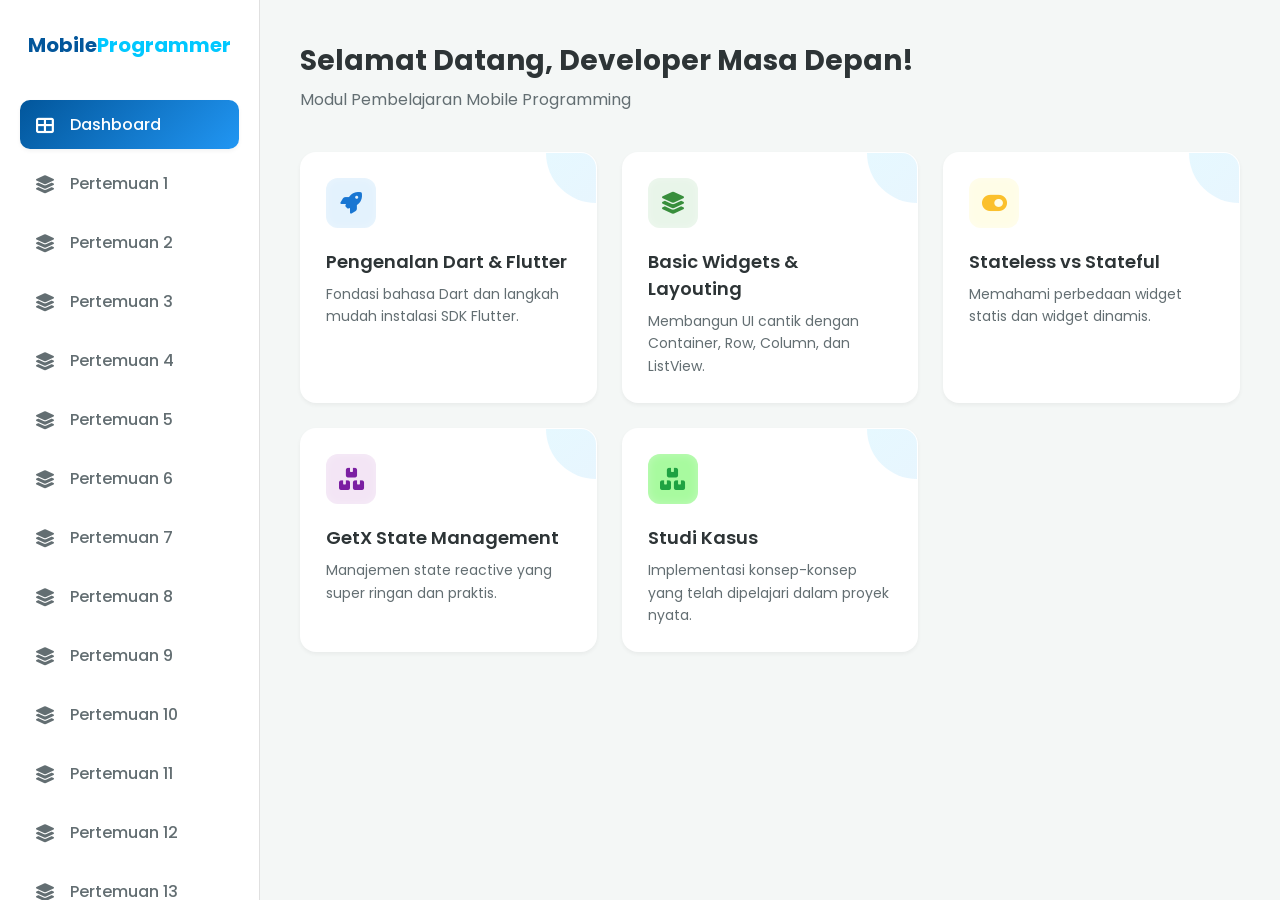
<file: index.html>
<!DOCTYPE html>
<html lang="id">

<head>
    <meta charset="UTF-8">
    <meta name="viewport" content="width=device-width, initial-scale=1.0">
    <title>Modul Flutter - Kelas 11 RPL - XI RPL</title>

    <link rel="preconnect" href="https://fonts.googleapis.com">
    <link rel="preconnect" href="https://fonts.gstatic.com" crossorigin>
    <link
        href="https://fonts.googleapis.com/css2?family=Poppins:wght@400;500;600;700&family=Fira+Code:wght@400;500&display=swap"
        rel="stylesheet">

    <link rel="stylesheet" href="https://cdnjs.cloudflare.com/ajax/libs/font-awesome/6.0.0/css/all.min.css">
    <link rel="stylesheet" href="assets/style.css">
</head>

<body>
    <nav class="sidebar">
        <div class="brand">Mobile<span>Programmer</span></div>
        <ul class="nav-links">
            <li class="nav-item active" id="menu-home">
                <a href="#" class="nav-link" onclick="handleNavigation('home')">
                    <i class="fas fa-th-large"></i><span>Dashboard</span>
                </a>
            </li>
            <li class="nav-item" id="menu-p1">
                <a href="#" class="nav-link" onclick="handleNavigation('p1')">
                    <i class="fas fa-layer-group"></i><span>Pertemuan 1</span>
                </a>
            </li>
            <li class="nav-item" id="menu-p2">
                <a href="#" class="nav-link" onclick="handleNavigation('p2')">
                    <i class="fas fa-layer-group"></i><span>Pertemuan 2</span>
                </a>
            </li>
            <li class="nav-item" id="menu-p3">
                <a href="#" class="nav-link" onclick="handleNavigation('p3')">
                    <i class="fas fa-layer-group"></i><span>Pertemuan 3</span>
                </a>
            </li>
            <li class="nav-item" id="menu-p4">
                <a href="#" class="nav-link" onclick="handleNavigation('p4')">
                    <i class="fas fa-layer-group"></i><span>Pertemuan 4</span>
                </a>
            </li>
            <li class="nav-item" id="menu-p5">
                <a href="#" class="nav-link" onclick="handleNavigation('p5')">
                    <i class="fas fa-layer-group"></i><span>Pertemuan 5</span>
                </a>
            </li><li class="nav-item" id="menu-p6">
                <a href="#" class="nav-link" onclick="handleNavigation('p6')">
                    <i class="fas fa-layer-group"></i><span>Pertemuan 6</span>
                </a>
            </li><li class="nav-item" id="menu-p7">
                <a href="#" class="nav-link" onclick="handleNavigation('p7')">
                    <i class="fas fa-layer-group"></i><span>Pertemuan 7</span>
                </a>
            </li>
            </li>
            <li class="nav-item" id="menu-p8">
                <a href="#" class="nav-link" onclick="handleNavigation('p8')">
                    <i class="fas fa-layer-group"></i><span>Pertemuan 8</span>
                </a>
            </li>
            </li>
            <li class="nav-item" id="menu-p9">
                <a href="#" class="nav-link" onclick="handleNavigation('p9')">
                    <i class="fas fa-layer-group"></i><span>Pertemuan 9</span>
                </a>
            </li>
            </li>
            <li class="nav-item" id="menu-p10">
                <a href="#" class="nav-link" onclick="handleNavigation('p10')">
                    <i class="fas fa-layer-group"></i><span>Pertemuan 10</span>
                </a>
            </li>
            </li>
            <li class="nav-item" id="menu-p11">
                <a href="#" class="nav-link" onclick="handleNavigation('p11')">
                    <i class="fas fa-layer-group"></i><span>Pertemuan 11</span>
                </a>
            </li>
            </li>
            <li class="nav-item" id="menu-p12">
                <a href="#" class="nav-link" onclick="handleNavigation('p12')">
                    <i class="fas fa-layer-group"></i><span>Pertemuan 12</span>
                </a>
            </li>
            </li>
            <li class="nav-item" id="menu-p13">
                <a href="#" class="nav-link" onclick="handleNavigation('p13')">
                    <i class="fas fa-layer-group"></i><span>Pertemuan 13</span>
                </a>
            </li>
            </li>
            <li class="nav-item" id="menu-p14">
                <a href="#" class="nav-link" onclick="handleNavigation('p14')">
                    <i class="fas fa-layer-group"></i><span>Pertemuan 14</span>
                </a>
            </li>
        </ul>
    </nav>

    <main class="main-content">

        <section id="home" class="active-section">
            <header>
                <h1>Selamat Datang, Developer Masa Depan!</h1>
                <p>Modul Pembelajaran Mobile Programming</p>
            </header>

            <div class="cards-grid">
                <div class="module-card" onclick="handleNavigation('p1')">
                    <div class="card-icon p1-icon"><i class="fas fa-rocket"></i></div>
                    <h3>Pengenalan Dart & Flutter</h3>
                    <p>Fondasi bahasa Dart dan langkah mudah instalasi SDK Flutter.</p>
                </div>

                <div class="module-card" onclick="handleNavigation('p2')">
                    <div class="card-icon p2-icon"><i class="fas fa-layer-group"></i></div>
                    <h3>Basic Widgets & Layouting</h3>
                    <p>Membangun UI cantik dengan Container, Row, Column, dan ListView.</p>
                </div>

                <div class="module-card" onclick="handleNavigation('p3')">
                    <div class="card-icon p3-icon"><i class="fas fa-toggle-on"></i></div>
                    <h3>Stateless vs Stateful</h3>
                    <p>Memahami perbedaan widget statis dan widget dinamis.</p>
                </div>

                <div class="module-card" onclick="handleNavigation('p4')">
                    <div class="card-icon p4-icon"><i class="fas fa-boxes"></i></div>
                    <h3>GetX State Management</h3>
                    <p>Manajemen state reactive yang super ringan dan praktis.</p>
                </div>
                <div class="module-card" onclick="handleNavigation('p5')">
                    <div class="card-icon p5-icon"><i class="fas fa-boxes"></i></div>
                    <h3>Studi Kasus</h3>
                    <p>Implementasi konsep-konsep yang telah dipelajari dalam proyek nyata.</p>
                </div>
            </div>
        </section>

        <section id="p1">
            <button class="btn-back" onclick="handleNavigation('home')">
                <i class="fas fa-arrow-left"></i> Kembali ke Dashboard
            </button>

            <div class="content-card">
                <h2>Pertemuan 1: Pengenalan</h2>
                <h3>Topik Utama:</h3>
                <ul>
                    <li>Konsep Dasar Cross-Platform</li>
                    <li>Sintaksis Dasar Dart (Variabel, Fungsi)</li>
                    <li>Instalasi Flutter & Android Studio</li>
                </ul>
            </div>

            <div class="content-card">
                <h3>Apa itu Flutter?</h3>
                <p>Flutter adalah UI toolkit dari Google untuk membangun aplikasi yang dikompilasi secara native untuk
                    mobile, web, dan desktop hanya dari satu codebase. Cepat, Ekspresif, dan Native.</p>
            </div>
        </section>

        <section id="p2">
            <button class="btn-back" onclick="handleNavigation('home')">
                <i class="fas fa-arrow-left"></i> Kembali ke Dashboard
            </button>
            <div class="content-card">
                <h2>Pertemuan 2: Layouting</h2>
                <p>Semua yang Anda lihat di layar Flutter adalah Widget. Mari kita susun mereka.</p>

                <pre><code>import 'package:flutter/material.dart';

void main() => runApp(MyApp());

class MyApp extends StatelessWidget {
  @override
  Widget build(BuildContext context) {
    return MaterialApp(
      home: Scaffold(
        appBar: AppBar(title: Text('Layouting')),
        body: Center(
          child: Container(
            color: Colors.blue[100],
            padding: EdgeInsets.all(20),
            child: Text('Hello RPL'),
          ),
        ),
      ),
    );
  }
}</code></pre>
            </div>
        </section>

        <section id="p3">
            <button class="btn-back" onclick="handleNavigation('home')">
                <i class="fas fa-arrow-left"></i> Kembali ke Dashboard
            </button>
            <div class="content-card">
                <h2>Pertemuan 3: Lifecycle Widget</h2>
                <p>Materi sedang disiapkan.</p>
            </div>
        </section>

        <section id="p4">
            <button class="btn-back" onclick="handleNavigation('home')">
                <i class="fas fa-arrow-left"></i> Kembali ke Dashboard
            </button>
            <div class="content-card">
                <h2>Pertemuan 4: GetX Reactive</h2>
                <p>Materi sedang disiapkan.</p>
            </div>
        </section>

        <section id="p5">
            <button class="btn-back" onclick="handleNavigation('home')">
                <i class="fas fa-arrow-left"></i> Kembali ke Dashboard
            </button>
            <div class="content-card">
                <h2>Pertemuan 5: Studi Kasus</h2>
                <p>Materi sedang disiapkan.</p>
            </div>
        </section>

        <section id="p6">
            <button class="btn-back" onclick="handleNavigation('home')">
                <i class="fas fa-arrow-left"></i> Kembali ke Dashboard
            </button>
            <div class="content-card">
                <h2>Pertemuan 6: Proyek Akhir</h2>
                <p>Materi sedang disiapkan.</p>
            </div>
        </section>

        <section id="p7">
            <button class="btn-back" onclick="handleNavigation('home')">
                <i class="fas fa-arrow-left"></i> Kembali ke Dashboard
            </button>
            <div class="content-card">
                <h2>Pertemuan 7: Ujian Akhir</h2>
                <p>Materi sedang disiapkan.</p>
            </div>
        </section>
        <section id="p8">
            <button class="btn-back" onclick="handleNavigation('home')">
                <i class="fas fa-arrow-left"></i> Kembali ke Dashboard
            </button>
            <div class="content-card">
                <h2>Pertemuan 8: Ujian Akhir</h2>
                <p>Materi sedang disiapkan.</p>
            </div>
        </section>

        <section id="p9">
            <button class="btn-back" onclick="handleNavigation('home')">
                <i class="fas fa-arrow-left"></i> Kembali ke Dashboard
            </button>
            <div class="content-card">
                <h2>Pertemuan 9: Ujian Akhir</h2>
                <p>Materi sedang disiapkan.</p>
            </div>
        </section>

        <section id="p10">
            <button class="btn-back" onclick="handleNavigation('home')">
                <i class="fas fa-arrow-left"></i> Kembali ke Dashboard
            </button>
            <div class="content-card">
                <h2>Pertemuan 10: Ujian Akhir</h2>
                <p>Materi sedang disiapkan.</p>
            </div>
        </section>
        <section id="p11">
            <button class="btn-back" onclick="handleNavigation('home')">
                <i class="fas fa-arrow-left"></i> Kembali ke Dashboard
            </button>
            <div class="content-card">
                <h2>Pertemuan 11: Ujian Akhir</h2>
                <p>Materi sedang disiapkan.</p>
            </div>
        </section>
        <section id="p12">
            <button class="btn-back" onclick="handleNavigation('home')">
                <i class="fas fa-arrow-left"></i> Kembali ke Dashboard
            </button>
            <div class="content-card">
                <h2>Pertemuan 12: Ujian Akhir</h2>
                <p>Materi sedang disiapkan.</p>
            </div>
        </section>
        <section id="p13">
            <button class="btn-back" onclick="handleNavigation('home')">
                <i class="fas fa-arrow-left"></i> Kembali ke Dashboard
            </button>
            <div class="content-card">
                <h2>Pertemuan 13: Ujian Akhir</h2>
                <p>Materi sedang disiapkan.</p>
            </div>
        </section>
        <section id="p14">
            <button class="btn-back" onclick="handleNavigation('home')">
                <i class="fas fa-arrow-left"></i> Kembali ke Dashboard
            </button>
            <div class="content-card">
                <h2>Pertemuan 14: Ujian Akhir</h2>
                <p>Materi sedang disiapkan.</p>
            </div>
        </section>

    </main>
    <script src="assets/script.js"></script>
</body>

</html>
</file>
<file: assets/style.css>
/* ==============================
           1. CSS Variables & Reset
           ============================== */
:root {
    --primary-light: #01C8FF;
    --primary-dark: #02569B;
    --secondary: #2196F3;
    --bg-body: #f4f7f6;
    --bg-sidebar: #ffffff;
    --text-main: #2d3436;
    --text-muted: #636e72;
    --white: #ffffff;
    --shadow-sm: 0 2px 4px rgba(0, 0, 0, 0.05);
    --shadow-md: 0 10px 15px -3px rgba(0, 0, 0, 0.1), 0 4px 6px -2px rgba(0, 0, 0, 0.05);
    --transition: all 0.3s cubic-bezier(0.4, 0, 0.2, 1);
}

* {
    margin: 0;
    padding: 0;
    box-sizing: border-box;
    font-family: 'Poppins', sans-serif;
}

body {
    background-color: var(--bg-body);
    color: var(--text-main);
    display: flex;
    /* Untuk layout sidebar */
    min-height: 100vh;
}

/* ==============================
           2. Sidebar Navigation
           ============================== */
.sidebar {
    width: 260px;
    background-color: var(--bg-sidebar);
    padding: 30px 20px;
    display: flex;
    flex-direction: column;
    border-right: 1px solid #e0e0e0;
    position: fixed;
    height: 100vh;
    z-index: 100;

    /* TAMBAHKAN DUA BARIS INI */
    overflow-y: auto;
    /* Mengizinkan scroll vertikal */
    scrollbar-width: thin;
    /* Membuat scrollbar lebih tipis (untuk Firefox) */
}

/* OPSIONAL: Mempercantik tampilan scrollbar di Chrome, Edge, dan Safari */
.sidebar::-webkit-scrollbar {
    width: 6px;
}

.sidebar::-webkit-scrollbar-thumb {
    background-color: #ddd;
    border-radius: 10px;
}

.sidebar::-webkit-scrollbar-thumb:hover {
    background-color: var(--primary-light);
}

.brand {
    font-size: 20px;
    font-weight: 700;
    color: var(--primary-dark);
    margin-bottom: 40px;
    text-align: center;
}

.brand span {
    color: var(--primary-light);
}

.nav-links {
    list-style: none;
}

.nav-item {
    margin-bottom: 10px;
}

.nav-link {
    display: flex;
    align-items: center;
    padding: 12px 15px;
    text-decoration: none;
    color: var(--text-muted);
    border-radius: 10px;
    font-weight: 500;
    transition: var(--transition);
}

.nav-link i {
    margin-right: 15px;
    font-size: 18px;
    width: 20px;
    /* Lebar ikon tetap */
    text-align: center;
}

.nav-link:hover {
    background-color: #e3f2fd;
    color: var(--primary-dark);
}

/* State Aktif di Menu */
.nav-item.active .nav-link {
    background: linear-gradient(135deg, var(--primary-dark), var(--secondary));
    color: var(--white);
    box-shadow: var(--shadow-sm);
}

/* ==============================
           3. Main Content Area
           ============================== */
.main-content {
    margin-left: 260px;
    /* Memberi ruang untuk sidebar */
    flex: 1;
    padding: 40px;
}

header {
    margin-bottom: 40px;
}

header h1 {
    font-weight: 700;
    color: var(--text-main);
    font-size: 28px;
}

header p {
    color: var(--text-muted);
    margin-top: 5px;
}

/* Section visibility */
section {
    display: none;
    opacity: 0;
    transform: translateY(20px);
    transition: opacity 0.4s ease, transform 0.4s ease;
}

section.active-section {
    display: block;
    opacity: 1;
    transform: translateY(0);
}

/* ==============================
           4. Card Styles (Grid Utama)
           ============================== */
.cards-grid {
    display: grid;
    grid-template-columns: repeat(auto-fill, minmax(280px, 1fr));
    gap: 25px;
}

.module-card {
    background-color: var(--white);
    padding: 25px;
    border-radius: 16px;
    box-shadow: var(--shadow-sm);
    transition: var(--transition);
    cursor: pointer;
    border: 1px solid transparent;
    position: relative;
    overflow: hidden;
}

.module-card:hover {
    transform: translateY(-5px) scale(1.01);
    box-shadow: var(--shadow-md);
    border-color: var(--primary-light);
}

/* Efek hiasan di kartu */
.module-card::after {
    content: '';
    position: absolute;
    top: -50px;
    right: -50px;
    width: 100px;
    height: 100px;
    background: linear-gradient(135deg, rgba(1, 200, 255, 0.1), rgba(33, 150, 243, 0.1));
    border-radius: 50%;
}

.card-icon {
    width: 50px;
    height: 50px;
    border-radius: 12px;
    display: flex;
    align-items: center;
    justify-content: center;
    margin-bottom: 20px;
    font-size: 22px;
    box-shadow: inset 0 0 10px rgba(255, 255, 255, 0.3);
}

/* Warna spesifik ikon kartu */
.p1-icon {
    background: #E3F2FD;
    color: #1976D2;
}

.p2-icon {
    background: #E8F5E9;
    color: #388E3C;
}

.p3-icon {
    background: #FFFDE7;
    color: #FBC02D;
}

.p4-icon {
    background: #F3E5F5;
    color: #7B1FA2;
}
.p5-icon {
    background: #a8fa9f;
    color: #1fa242;
}

.module-card h3 {
    font-weight: 600;
    color: var(--text-main);
    margin-bottom: 8px;
    font-size: 18px;
}

.module-card p {
    color: var(--text-muted);
    font-size: 14px;
    line-height: 1.6;
}

/* ==============================
           5. Content Styles (Materi)
           ============================== */
.content-card {
    background-color: var(--white);
    padding: 30px;
    border-radius: 16px;
    box-shadow: var(--shadow-sm);
    margin-bottom: 20px;
}

.content-card h2 {
    font-weight: 600;
    margin-bottom: 20px;
    color: var(--primary-dark);
    border-bottom: 2px solid var(--primary-light);
    display: inline-block;
    padding-bottom: 5px;
}

.content-card h3 {
    margin: 20px 0 10px 0;
    font-weight: 600;
}

.content-card ul {
    list-style-position: inside;
    color: var(--text-muted);
    margin-left: 5px;
}

.content-card li {
    margin-bottom: 8px;
}

/* Styling Kode */
code {
    font-family: 'Fira Code', monospace;
    background-color: #f1f1f1;
    padding: 2px 6px;
    border-radius: 4px;
    font-size: 0.9em;
    color: #d63031;
}

pre {
    font-family: 'Fira Code', monospace;
    background-color: #2d3436;
    color: #f8f8f2;
    padding: 20px;
    border-radius: 12px;
    overflow-x: auto;
    margin: 20px 0;
    box-shadow: inset 0 0 10px rgba(0, 0, 0, 0.5);
    font-size: 14px;
    line-height: 1.5;
}

/* Button Back */
.btn-back {
    display: inline-flex;
    align-items: center;
    gap: 8px;
    padding: 10px 18px;
    background-color: var(--white);
    border: 1px solid #ddd;
    border-radius: 8px;
    color: var(--text-muted);
    text-decoration: none;
    font-weight: 500;
    cursor: pointer;
    margin-bottom: 25px;
    transition: var(--transition);
}

.btn-back:hover {
    background-color: #eee;
    color: var(--text-main);
    transform: translateX(-3px);
}

/* ==============================
           6. Responsive Breakpoints
           ============================== */
@media (max-width: 992px) {
    .sidebar {
        width: 70px;
        padding: 30px 10px;
    }

    .brand,
    .nav-link span {
        display: none;
    }

    .nav-link i {
        margin-right: 0;
        font-size: 20px;
    }

    .main-content {
        margin-left: 70px;
    }
}

@media (max-width: 768px) {
    .main-content {
        padding: 20px;
    }

    header h1 {
        font-size: 24px;
    }
}
</file>
